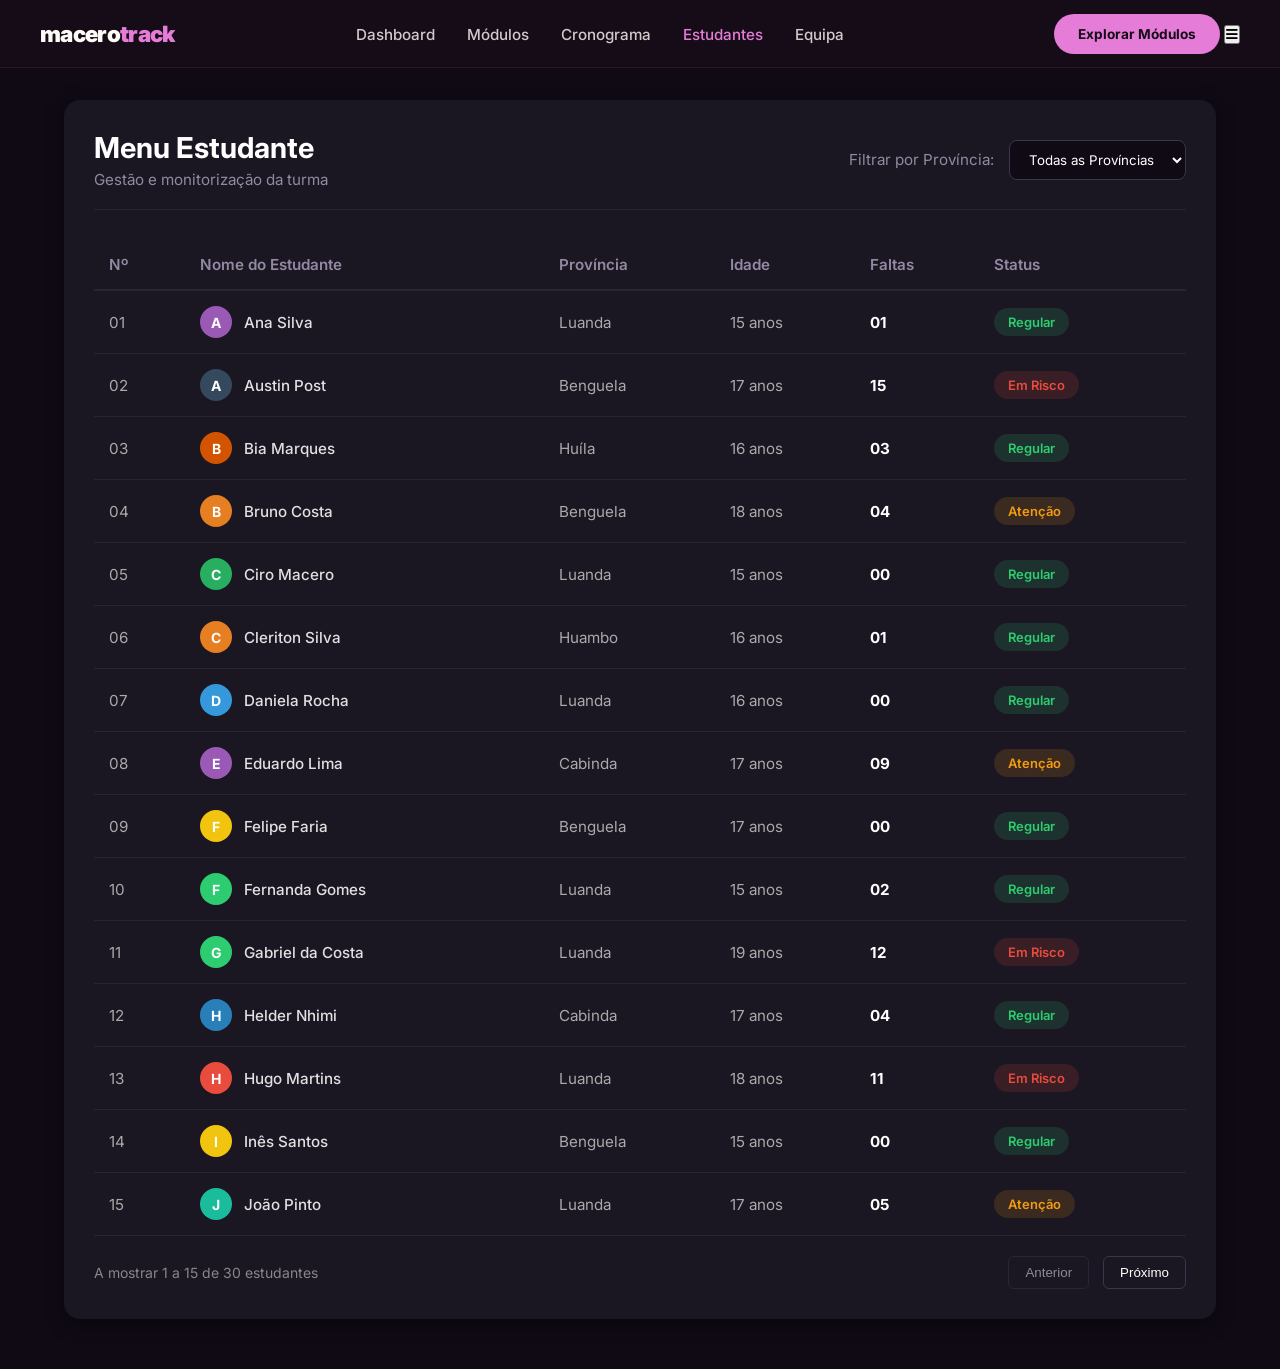
<file: estudantes.html>
<!DOCTYPE html>
<html lang="pt-PT">
<head>
    <meta charset="UTF-8">
    <meta name="viewport" content="width=device-width, initial-scale=1.0">
    <title>Macerotrack - Estudantes</title>
    
    <link href="https://fonts.googleapis.com/css2?family=Inter:wght@400;500;600;700;900&display=swap" rel="stylesheet">
    <link rel="stylesheet" href="https://cdnjs.cloudflare.com/ajax/libs/font-awesome/6.4.0/css/all.min.css">
    
    <link rel="stylesheet" href="style.css">
</head>
<body>

    <header class="navbar-toggl">
        <div class="nav-container">
            <div class="logo">macero<span>track</span></div>
            
            <nav class="nav-menu" aria-label="Navegação Principal">
                <a href="index.html#dashboard">Dashboard</a>
                <a href="index.html#modulos">Módulos</a>
                <a href="index.html#cronograma">Cronograma</a>
                <a href="estudantes.html" style="color: var(--accent-pink); opacity: 1;">Estudantes</a>
                <a href="index.html#equipa">Equipa</a>
            </nav>
            
            <div class="nav-right">
                <a href="index.html#modulos" class="btn-toggl-rosa">Explorar Módulos</a>
                <button class="menu-mobile-toggle" aria-label="Abrir menu de navegação" aria-expanded="false">
                    <i class="fas fa-bars"></i>
                </button>
            </div>
        </div>
    </header>

    <main class="estudantes-main">
        <div class="estudantes-container">
            
            <div class="estudantes-header">
                <div>
                    <h2 class="titulo-seccao">Menu Estudante</h2>
                    <p class="subtitulo">Gestão e monitorização da turma</p>
                </div>
                <div class="filtro-provincia">
                    <label for="filtro">Filtrar por Província:</label>
                    <select id="filtro" class="select-dark">
                        <option value="todas">Todas as Províncias</option>
                        <option value="luanda">Luanda</option>
                        <option value="benguela">Benguela</option>
                        <option value="huambo">Huambo</option>
                        <option value="huila">Huíla</option>
                    </select>
                </div>
            </div>

            <div class="tabela-wrapper">
                <table class="tabela-estudantes" style="width: 100%; text-align: left; border-collapse: collapse;">
                    <thead>
                        <tr style="border-bottom: 1px solid #333; color: #888;">
                            <th style="padding: 15px;">Nº</th>
                            <th>Nome do Estudante</th>
                            <th>Província</th>
                            <th>Idade</th>
                            <th>Faltas</th>
                            <th>Status</th>
                        </tr>
                    </thead>
                    <tbody>
                        <tr style="border-bottom: 1px solid #222;">
                            <td style="padding: 15px; color: #aaa;">01</td>
                            <td>
                                <div class="aluno-info">
                                    <span class="avatar" style="background-color: #9b59b6;">A</span>
                                    Ana Silva
                                </div>
                            </td>
                            <td style="color: #aaa;">Luanda</td>
                            <td style="color: #aaa;">15 anos</td>
                            <td style="color: #fff; font-weight: bold;">01</td>
                            <td><span class="status-badge status-regular">Regular</span></td>
                        </tr>

                        <tr style="border-bottom: 1px solid #222;">
                            <td style="padding: 15px; color: #aaa;">02</td>
                            <td>
                                <div class="aluno-info">
                                    <span class="avatar" style="background-color: #34495e;">A</span>
                                    Austin Post
                                </div>
                            </td>
                            <td style="color: #aaa;">Benguela</td>
                            <td style="color: #aaa;">17 anos</td>
                            <td style="color: #fff; font-weight: bold;">15</td>
                            <td><span class="status-badge status-risco">Em Risco</span></td>
                        </tr>

                        <tr style="border-bottom: 1px solid #222;">
                            <td style="padding: 15px; color: #aaa;">03</td>
                            <td>
                                <div class="aluno-info">
                                    <span class="avatar" style="background-color: #d35400;">B</span>
                                    Bia Marques
                                </div>
                            </td>
                            <td style="color: #aaa;">Huíla</td>
                            <td style="color: #aaa;">16 anos</td>
                            <td style="color: #fff; font-weight: bold;">03</td>
                            <td><span class="status-badge status-regular">Regular</span></td>
                        </tr>

                        <tr style="border-bottom: 1px solid #222;">
                            <td style="padding: 15px; color: #aaa;">04</td>
                            <td>
                                <div class="aluno-info">
                                    <span class="avatar" style="background-color: #e67e22;">B</span>
                                    Bruno Costa
                                </div>
                            </td>
                            <td style="color: #aaa;">Benguela</td>
                            <td style="color: #aaa;">18 anos</td>
                            <td style="color: #fff; font-weight: bold;">04</td>
                            <td><span class="status-badge status-atencao">Atenção</span></td>
                        </tr>

                        <tr style="border-bottom: 1px solid #222;">
                            <td style="padding: 15px; color: #aaa;">05</td>
                            <td>
                                <div class="aluno-info">
                                    <span class="avatar" style="background-color: #27ae60;">C</span>
                                    Ciro Macero
                                </div>
                            </td>
                            <td style="color: #aaa;">Luanda</td>
                            <td style="color: #aaa;">15 anos</td>
                            <td style="color: #fff; font-weight: bold;">00</td>
                            <td><span class="status-badge status-regular">Regular</span></td>
                        </tr>

                        <tr style="border-bottom: 1px solid #222;">
                            <td style="padding: 15px; color: #aaa;">06</td>
                            <td>
                                <div class="aluno-info">
                                    <span class="avatar" style="background-color: #e67e22;">C</span>
                                    Cleriton Silva
                                </div>
                            </td>
                            <td style="color: #aaa;">Huambo</td>
                            <td style="color: #aaa;">16 anos</td>
                            <td style="color: #fff; font-weight: bold;">01</td>
                            <td><span class="status-badge status-regular">Regular</span></td>
                        </tr>

                        <tr style="border-bottom: 1px solid #222;">
                            <td style="padding: 15px; color: #aaa;">07</td>
                            <td>
                                <div class="aluno-info">
                                    <span class="avatar" style="background-color: #3498db;">D</span>
                                    Daniela Rocha
                                </div>
                            </td>
                            <td style="color: #aaa;">Luanda</td>
                            <td style="color: #aaa;">16 anos</td>
                            <td style="color: #fff; font-weight: bold;">00</td>
                            <td><span class="status-badge status-regular">Regular</span></td>
                        </tr>

                        <tr style="border-bottom: 1px solid #222;">
                            <td style="padding: 15px; color: #aaa;">08</td>
                            <td>
                                <div class="aluno-info">
                                    <span class="avatar" style="background-color: #9b59b6;">E</span>
                                    Eduardo Lima
                                </div>
                            </td>
                            <td style="color: #aaa;">Cabinda</td>
                            <td style="color: #aaa;">17 anos</td>
                            <td style="color: #fff; font-weight: bold;">09</td>
                            <td><span class="status-badge status-atencao">Atenção</span></td>
                        </tr>

                        <tr style="border-bottom: 1px solid #222;">
                            <td style="padding: 15px; color: #aaa;">09</td>
                            <td>
                                <div class="aluno-info">
                                    <span class="avatar" style="background-color: #f1c40f;">F</span>
                                    Felipe Faria
                                </div>
                            </td>
                            <td style="color: #aaa;">Benguela</td>
                            <td style="color: #aaa;">17 anos</td>
                            <td style="color: #fff; font-weight: bold;">00</td>
                            <td><span class="status-badge status-regular">Regular</span></td>
                        </tr>

                        <tr style="border-bottom: 1px solid #222;">
                            <td style="padding: 15px; color: #aaa;">10</td>
                            <td>
                                <div class="aluno-info">
                                    <span class="avatar" style="background-color: #2ecc71;">F</span>
                                    Fernanda Gomes
                                </div>
                            </td>
                            <td style="color: #aaa;">Luanda</td>
                            <td style="color: #aaa;">15 anos</td>
                            <td style="color: #fff; font-weight: bold;">02</td>
                            <td><span class="status-badge status-regular">Regular</span></td>
                        </tr>

                        <tr style="border-bottom: 1px solid #222;">
                            <td style="padding: 15px; color: #aaa;">11</td>
                            <td>
                                <div class="aluno-info">
                                    <span class="avatar" style="background-color: #2ecc71;">G</span>
                                    Gabriel da Costa
                                </div>
                            </td>
                            <td style="color: #aaa;">Luanda</td>
                            <td style="color: #aaa;">19 anos</td>
                            <td style="color: #fff; font-weight: bold;">12</td>
                            <td><span class="status-badge status-risco">Em Risco</span></td>
                        </tr>

                        <tr style="border-bottom: 1px solid #222;">
                            <td style="padding: 15px; color: #aaa;">12</td>
                            <td>
                                <div class="aluno-info">
                                    <span class="avatar" style="background-color: #2980b9;">H</span>
                                    Helder Nhimi
                                </div>
                            </td>
                            <td style="color: #aaa;">Cabinda</td>
                            <td style="color: #aaa;">17 anos</td>
                            <td style="color: #fff; font-weight: bold;">04</td>
                            <td><span class="status-badge status-regular">Regular</span></td>
                        </tr>

                        <tr style="border-bottom: 1px solid #222;">
                            <td style="padding: 15px; color: #aaa;">13</td>
                            <td>
                                <div class="aluno-info">
                                    <span class="avatar" style="background-color: #e74c3c;">H</span>
                                    Hugo Martins
                                </div>
                            </td>
                            <td style="color: #aaa;">Luanda</td>
                            <td style="color: #aaa;">18 anos</td>
                            <td style="color: #fff; font-weight: bold;">11</td>
                            <td><span class="status-badge status-risco">Em Risco</span></td>
                        </tr>

                        <tr style="border-bottom: 1px solid #222;">
                            <td style="padding: 15px; color: #aaa;">14</td>
                            <td>
                                <div class="aluno-info">
                                    <span class="avatar" style="background-color: #f1c40f;">I</span>
                                    Inês Santos
                                </div>
                            </td>
                            <td style="color: #aaa;">Benguela</td>
                            <td style="color: #aaa;">15 anos</td>
                            <td style="color: #fff; font-weight: bold;">00</td>
                            <td><span class="status-badge status-regular">Regular</span></td>
                        </tr>

                        <tr style="border-bottom: 1px solid #222;">
                            <td style="padding: 15px; color: #aaa;">15</td>
                            <td>
                                <div class="aluno-info">
                                    <span class="avatar" style="background-color: #1abc9c;">J</span>
                                    João Pinto
                                </div>
                            </td>
                            <td style="color: #aaa;">Luanda</td>
                            <td style="color: #aaa;">17 anos</td>
                            <td style="color: #fff; font-weight: bold;">05</td>
                            <td><span class="status-badge status-atencao">Atenção</span></td>
                        </tr>

                        <tr style="border-bottom: 1px solid #222;">
                            <td style="padding: 15px; color: #aaa;">16</td>
                            <td>
                                <div class="aluno-info">
                                    <span class="avatar" style="background-color: #95a5a6;">J</span>
                                    Jordan Carter
                                </div>
                            </td>
                            <td style="color: #aaa;">Luanda</td>
                            <td style="color: #aaa;">17 anos</td>
                            <td style="color: #fff; font-weight: bold;">10</td>
                            <td><span class="status-badge status-risco">Em Risco</span></td>
                        </tr>

                        <tr style="border-bottom: 1px solid #222;">
                            <td style="padding: 15px; color: #aaa;">17</td>
                            <td>
                                <div class="aluno-info">
                                    <span class="avatar" style="background-color: #34495e;">K</span>
                                    Kátia Almeida
                                </div>
                            </td>
                            <td style="color: #aaa;">Huíla</td>
                            <td style="color: #aaa;">16 anos</td>
                            <td style="color: #fff; font-weight: bold;">03</td>
                            <td><span class="status-badge status-regular">Regular</span></td>
                        </tr>

                        <tr style="border-bottom: 1px solid #222;">
                            <td style="padding: 15px; color: #aaa;">18</td>
                            <td>
                                <div class="aluno-info">
                                    <span class="avatar" style="background-color: #e67e22;">L</span>
                                    Lucas Neves
                                </div>
                            </td>
                            <td style="color: #aaa;">Huambo</td>
                            <td style="color: #aaa;">19 anos</td>
                            <td style="color: #fff; font-weight: bold;">14</td>
                            <td><span class="status-badge status-risco">Em Risco</span></td>
                        </tr>

                        <tr style="border-bottom: 1px solid #222;">
                            <td style="padding: 15px; color: #aaa;">19</td>
                            <td>
                                <div class="aluno-info">
                                    <span class="avatar" style="background-color: #1abc9c;">M</span>
                                    Marcos Albano
                                </div>
                            </td>
                            <td style="color: #aaa;">Namibe</td>
                            <td style="color: #aaa;">18 anos</td>
                            <td style="color: #fff; font-weight: bold;">08</td>
                            <td><span class="status-badge status-atencao">Atenção</span></td>
                        </tr>

                        <tr style="border-bottom: 1px solid #222;">
                            <td style="padding: 15px; color: #aaa;">20</td>
                            <td>
                                <div class="aluno-info">
                                    <span class="avatar" style="background-color: #9b59b6;">M</span>
                                    Matheus Aguiar
                                </div>
                            </td>
                            <td style="color: #aaa;">Luanda</td>
                            <td style="color: #aaa;">17 anos</td>
                            <td style="color: #fff; font-weight: bold;">02</td>
                            <td><span class="status-badge status-regular">Regular</span></td>
                        </tr>

                        <tr style="border-bottom: 1px solid #222;">
                            <td style="padding: 15px; color: #aaa;">21</td>
                            <td>
                                <div class="aluno-info">
                                    <span class="avatar" style="background-color: #8e44ad;">M</span>
                                    Moises Baptista
                                </div>
                            </td>
                            <td style="color: #aaa;">Lunda Sul</td>
                            <td style="color: #aaa;">16 anos</td>
                            <td style="color: #fff; font-weight: bold;">07</td>
                            <td><span class="status-badge status-atencao">Atenção</span></td>
                        </tr>

                        <tr style="border-bottom: 1px solid #222;">
                            <td style="padding: 15px; color: #aaa;">22</td>
                            <td>
                                <div class="aluno-info">
                                    <span class="avatar" style="background-color: #d35400;">N</span>
                                    Nádia Sousa
                                </div>
                            </td>
                            <td style="color: #aaa;">Luanda</td>
                            <td style="color: #aaa;">17 anos</td>
                            <td style="color: #fff; font-weight: bold;">01</td>
                            <td><span class="status-badge status-regular">Regular</span></td>
                        </tr>

                        <tr style="border-bottom: 1px solid #222;">
                            <td style="padding: 15px; color: #aaa;">23</td>
                            <td>
                                <div class="aluno-info">
                                    <span class="avatar" style="background-color: #2980b9;">P</span>
                                    Paulo Castro
                                </div>
                            </td>
                            <td style="color: #aaa;">Bié</td>
                            <td style="color: #aaa;">18 anos</td>
                            <td style="color: #fff; font-weight: bold;">06</td>
                            <td><span class="status-badge status-atencao">Atenção</span></td>
                        </tr>

                        <tr style="border-bottom: 1px solid #222;">
                            <td style="padding: 15px; color: #aaa;">24</td>
                            <td>
                                <div class="aluno-info">
                                    <span class="avatar" style="background-color: #95a5a6;">R</span>
                                    Rita Fernandes
                                </div>
                            </td>
                            <td style="color: #aaa;">Benguela</td>
                            <td style="color: #aaa;">16 anos</td>
                            <td style="color: #fff; font-weight: bold;">02</td>
                            <td><span class="status-badge status-regular">Regular</span></td>
                        </tr>

                        <tr style="border-bottom: 1px solid #222;">
                            <td style="padding: 15px; color: #aaa;">25</td>
                            <td>
                                <div class="aluno-info">
                                    <span class="avatar" style="background-color: #e74c3c;">R</span>
                                    Ryan Vitalino
                                </div>
                            </td>
                            <td style="color: #aaa;">Malanje</td>
                            <td style="color: #aaa;">16 anos</td>
                            <td style="color: #fff; font-weight: bold;">05</td>
                            <td><span class="status-badge status-atencao">Atenção</span></td>
                        </tr>

                        <tr style="border-bottom: 1px solid #222;">
                            <td style="padding: 15px; color: #aaa;">26</td>
                            <td>
                                <div class="aluno-info">
                                    <span class="avatar" style="background-color: #c0392b;">S</span>
                                    Sadrack Gomes
                                </div>
                            </td>
                            <td style="color: #aaa;">Lubango</td>
                            <td style="color: #aaa;">16 anos</td>
                            <td style="color: #fff; font-weight: bold;">01</td>
                            <td><span class="status-badge status-regular">Regular</span></td>
                        </tr>

                        <tr style="border-bottom: 1px solid #222;">
                            <td style="padding: 15px; color: #aaa;">27</td>
                            <td>
                                <div class="aluno-info">
                                    <span class="avatar" style="background-color: #1abc9c;">T</span>
                                    Tiago Mendes
                                </div>
                            </td>
                            <td style="color: #aaa;">Luanda</td>
                            <td style="color: #aaa;">17 anos</td>
                            <td style="color: #fff; font-weight: bold;">00</td>
                            <td><span class="status-badge status-regular">Regular</span></td>
                        </tr>

                        <tr style="border-bottom: 1px solid #222;">
                            <td style="padding: 15px; color: #aaa;">28</td>
                            <td>
                                <div class="aluno-info">
                                    <span class="avatar" style="background-color: #3498db;">V</span>
                                    Vinicius de Lima
                                </div>
                            </td>
                            <td style="color: #aaa;">Luanda</td>
                            <td style="color: #aaa;">18 anos</td>
                            <td style="color: #fff; font-weight: bold;">06</td>
                            <td><span class="status-badge status-atencao">Atenção</span></td>
                        </tr>

                        <tr style="border-bottom: 1px solid #222;">
                            <td style="padding: 15px; color: #aaa;">29</td>
                            <td>
                                <div class="aluno-info">
                                    <span class="avatar" style="background-color: #f39c12;">Y</span>
                                    Yara Domingos
                                </div>
                            </td>
                            <td style="color: #aaa;">Malanje</td>
                            <td style="color: #aaa;">15 anos</td>
                            <td style="color: #fff; font-weight: bold;">08</td>
                            <td><span class="status-badge status-atencao">Atenção</span></td>
                        </tr>

                        <tr style="border-bottom: 1px solid #222;">
                            <td style="padding: 15px; color: #aaa;">30</td>
                            <td>
                                <div class="aluno-info">
                                    <span class="avatar" style="background-color: #8e44ad;">Z</span>
                                    Zacarias Paulo
                                </div>
                            </td>
                            <td style="color: #aaa;">Luanda</td>
                            <td style="color: #aaa;">17 anos</td>
                            <td style="color: #fff; font-weight: bold;">00</td>
                            <td><span class="status-badge status-regular">Regular</span></td>
                        </tr>
                    </tbody>
                </table>
                <div style="display: flex; justify-content: space-between; align-items: center; margin-top: 20px;">
    <span id="texto-paginacao" style="color: #888; font-size: 14px;">A mostrar 1 a 15 de 30 estudantes</span>
    
    <div>
        <button id="btn-anterior" class="btn-pag" style="margin-right: 10px;">Anterior</button>
        <button id="btn-proximo" class="btn-pag">Próximo</button>
    </div>
</div>
                </div>
            </div>
            
        </div>
    </main>

    <script src="script.js"></script>
</body>
</html>
</file>
<file: style.css>
/* ==========================================================================
   VARIÁVEIS GLOBAIS (ROOT) - Otimização para fácil manutenção
   ========================================================================== */
:root {
    /* Paleta de Cores Principais */
    --bg-main: #160c18;
    --bg-dark: #120914;
    --bg-card: #221425;
    --bg-light: #fffbf7;
    
    /* Cores de Texto */
    --text-light: #fffbf7;
    --text-muted: #a0aec0;
    --text-dark: #2c1338;
    --text-dark-muted: #55415f;
    --text-gray: #718096;

    /* Cores de Destaque (Accent) */
    --accent-pink: #e57cd8;
    --accent-pink-hover: #f39be8;
    --accent-rose: #ff4a85;
    --accent-rose-hover: #e03e72;
    --accent-green: #27c93f;
    --accent-amber: #ffbd2e;
    --accent-purple: #bc95df;
    --accent-red: #ff5f56;

    /* Configurações Gerais */
    --font-main: 'Inter', sans-serif;
    --transition-fast: 0.2s ease;
    --transition-smooth: 0.4s cubic-bezier(0.165, 0.84, 0.44, 1);
}

/* ==========================================================================
   RESET & CONFIGURAÇÕES GLOBAIS
   ========================================================================== */
* {
    margin: 0;
    padding: 0;
    box-sizing: border-box;
}

body {
    background-color: var(--bg-main);
    color: var(--text-light);
    font-family: var(--font-main);
    overflow-x: hidden;
    scroll-behavior: smooth;
}

/* ==========================================================================
   NAVBAR
   ========================================================================== */
.navbar-toggl {
    position: fixed;
    top: 0;
    left: 0;
    width: 100%;
    background-color: var(--bg-main);
    border-bottom: 1px solid rgba(255, 251, 247, 0.05);
    z-index: 1000;
    padding: 20px 40px;
}

.nav-container {
    max-width: 1300px;
    margin: 0 auto;
    display: flex;
    justify-content: space-between;
    align-items: center;
}

.logo {
    font-size: 1.4rem;
    font-weight: 900;
    letter-spacing: -0.03em;
}

.logo span { 
    color: var(--accent-pink); 
}

.nav-menu a {
    color: var(--text-light);
    text-decoration: none;
    font-size: 0.95rem;
    font-weight: 500;
    margin-right: 28px;
    opacity: 0.8;
    transition: opacity var(--transition-fast), color var(--transition-fast);
}

.nav-menu a:hover { 
    opacity: 1; 
    color: var(--accent-pink); 
}

.btn-toggl-rosa {
    background-color: var(--accent-pink);
    color: var(--bg-main);
    text-decoration: none;
    font-weight: 700;
    font-size: 0.85rem;
    padding: 12px 24px;
    border-radius: 50px;
    transition: transform var(--transition-fast), background-color var(--transition-fast);
}

.btn-toggl-rosa:hover { 
    transform: scale(1.05); 
    background-color: var(--accent-pink-hover);
}

/* ==========================================================================
   HERO PRINCIPAL (BOAS-VINDAS)
   ========================================================================== */
.hero-section {
    padding: 160px 24px 60px 24px;
    display: flex;
    flex-direction: column;
    align-items: center;
    text-align: center;
}

.hero-text-container {
    padding: 60px 20px 40px 20px;
    max-width: 900px;
    margin: 0 auto;
}

.hero-title {
    font-size: 3.5rem;
    font-weight: 900;
    line-height: 1.1;
    letter-spacing: -0.04em;
    margin-bottom: 24px;
}

.hero-title span { 
    font-style: italic; 
    color: var(--accent-pink); 
    font-weight: 400; 
}

.hero-about-box {
    margin-bottom: 30px;
}

.hero-subtitle, .hero-description { 
    font-size: 1.1rem; 
    color: var(--text-muted); 
    max-width: 800px; 
    margin: 0 auto 15px auto; 
    line-height: 1.6; 
}

/* BOTOÕES DO HERO */
.hero-buttons-row {
    display: block;
    text-align: center;
    margin-top: 25px;
    margin-bottom: 50px;
}

.btn-primary, .btn-secondary {
    display: inline-block;
    padding: 12px 28px;
    border-radius: 30px;
    text-decoration: none;
    font-weight: bold;
    font-size: 1rem;
    margin: 0 10px;
    transition: all var(--transition-fast);
}

.btn-primary {
    background-color: var(--accent-rose);
    color: var(--text-light);
}

.btn-primary:hover {
    background-color: var(--accent-rose-hover);
}

.btn-secondary {
    background-color: transparent;
    color: var(--text-light);
    border: 2px solid var(--accent-rose);
}

.btn-secondary:hover {
    background-color: rgba(213, 74, 133, 0.1);
}

/* ==========================================================================
   SEÇÃO MASTER: WORKSPACE TOGGL TRACK
   ========================================================================== */
.toggl-layout-wrapper {
    display: flex;
    width: 100%;
    max-width: 1300px;
    gap: 30px;
    justify-content: center;
    align-items: stretch;
}

/* --- COLUNAS LATERAIS (ESQUERDA E DIREITA) --- */
.toggl-side-left, .toggl-side-right {
    flex: 1;
    display: flex;
    flex-direction: column;
    align-items: center;
    justify-content: center;
    background: rgba(255, 255, 255, 0.02);
    border-radius: 16px;
    padding: 30px;
    border: 1px solid rgba(255, 251, 247, 0.03);
    max-width: 280px;
}

/* --- INTEGRAÇÕES & ÓRBITAS --- */
.integrations-dashed-box {
    width: 160px;
    height: 160px;
    border: 2px dashed rgba(255, 251, 247, 0.2);
    border-radius: 50%;
    position: relative;
    display: flex;
    align-items: center;
    justify-content: center;
    margin-bottom: 25px;
    animation: spinOrbit 40s linear infinite;
}

.power-button-circle {
    width: 60px;
    height: 60px;
    background: var(--accent-pink);
    border-radius: 50%;
    display: flex;
    align-items: center;
    justify-content: center;
    box-shadow: 0 0 20px rgba(229, 124, 216, 0.4);
    animation: stopSpin 40s linear infinite;
}

.power-icon {
    font-size: 1.6rem;
    color: var(--bg-main);
    font-weight: bold;
}

.icon-orbit {
    position: absolute;
    width: 34px;
    height: 34px;
    background: var(--bg-card);
    border: 1px solid rgba(255, 251, 247, 0.1);
    border-radius: 50%;
    display: flex;
    align-items: center;
    justify-content: center;
    font-size: 0.95rem;
    animation: stopSpin 40s linear infinite;
}

.io-1 { top: -17px; left: calc(50% - 17px); color: #f0db4f; }
.io-2 { right: -17px; top: calc(50% - 17px); color: #fff; }
.io-3 { bottom: -17px; left: calc(50% - 17px); color: #e34f26; }
.io-4 { left: -17px; top: calc(50% - 17px); color: #306998; }
.io-5 { top: 25px; right: 10px; color: #007acc; }
.io-6 { bottom: 25px; left: 10px; color: #264de4; }

@keyframes spinOrbit { from { transform: rotate(0deg); } to { transform: rotate(360deg); } }
@keyframes stopSpin { from { transform: rotate(0deg); } to { transform: rotate(-360deg); } }

.integrations-text { text-align: center; }
.integrations-text h3 { font-size: 2rem; font-weight: 900; }
.integrations-text p {
    font-size: 0.75rem;
    font-weight: 700;
    letter-spacing: 0.1em;
    color: var(--accent-pink);
    margin-top: 2px;
}

/* --- COLUNA CENTRAL: CARTÕES PREMIUM --- */
.toggl-center-cards {
    display: flex;
    flex-direction: row;
    justify-content: center;
    align-items: stretch;
    gap: 20px;
    flex: 3;
    min-width: 0;
    max-width: 960px;
    margin: 0 auto;
}

.toggl-white-card {
    flex: 1;
    min-width: 0;
    background-color: var(--bg-main);
    border-radius: 12px;
    border: 1px solid rgba(255, 255, 255, 0.05);
    box-shadow: 0 15px 35px rgba(0, 0, 0, 0.4);
}

.card-inner-padding {
    padding: 30px;
    display: flex;
    flex-direction: column;
    justify-content: space-between;
    height: 100%;
}

.toggl-card-title {
    font-size: 0.85rem;
    font-weight: 800;
    text-transform: uppercase;
    letter-spacing: 0.08em;
    opacity: 0.6;
    margin-bottom: 25px;
}

/* Gráfico de Barras */
.toggl-bars-container {
    height: 180px;
    display: flex;
    align-items: flex-end;
    gap: 28px;
    border-bottom: 2px solid rgba(255, 255, 255, 0.08);
    padding-bottom: 10px;
}

.toggl-bar-column {
    flex: 1;
    display: flex;
    flex-direction: column;
    justify-content: flex-end;
    height: 100%;
    position: relative;
    align-items: center;
}

.bar-fill {
    width: 100%;
    height: var(--bar-h);
    border-radius: 6px 6px 0 0;
    transition: transform var(--transition-fast), opacity var(--transition-fast);
}

.bar-fill:hover {
    opacity: 0.85;
    transform: scaleY(1.02);
}

.bar-name {
    font-size: 0.8rem;
    font-weight: 700;
    opacity: 0.7;
    margin-top: 8px;
    position: absolute;
    bottom: -25px;
}

/* Paleta do Gráfico */
.bg-tlp, .bg-pink { background-color: var(--accent-pink); }
.bg-tic, .bg-green { background-color: var(--accent-green); }
.bg-mat, .bg-amber { background-color: var(--accent-amber); }
.bg-port, .bg-purple { background-color: var(--accent-purple); }

/* Sumário de Atividade */
.toggl-card-footer-row {
    display: flex;
    align-items: center;
    background: rgba(255, 255, 255, 0.03);
    padding: 14px 16px;
    border-radius: 8px;
    font-size: 0.88rem;
    border-left: 4px solid var(--accent-pink);
    margin-top: 40px;
    gap: 8px;
    width: 100%;
}

.footer-dot-pink {
    width: 8px;
    height: 8px;
    background-color: var(--accent-pink);
    border-radius: 50%;
    margin-right: 4px;
    flex-shrink: 0;
}

.footer-project-txt {
    flex: 1;
    font-weight: 600;
    white-space: nowrap;
    overflow: hidden;
    text-overflow: ellipsis;
}

.footer-timer-txt {
    font-weight: 700;
    color: var(--accent-pink);
    flex-shrink: 0;
}

/* Top Active Bar */
.toggl-active-top-bar {
    border-bottom: 1px solid rgba(255, 255, 255, 0.06);
    padding-bottom: 20px;
    margin-bottom: 20px;
}

.top-bar-label, .table-grid-header {
    font-size: 0.75rem;
    font-weight: 700;
    opacity: 0.5;
    letter-spacing: 0.05em;
}

.top-bar-label {
    display: block;
    margin-bottom: 12px;
}

.top-users-flex {
    display: flex;
    gap: 12px;
    flex-wrap: wrap;
}

.user-pill {
    display: flex;
    align-items: center;
    gap: 8px;
    background: rgba(255, 255, 255, 0.04);
    padding: 6px 12px;
    border-radius: 50px;
    font-size: 0.85rem;
    font-weight: 600;
}

.pill-av, .row-av {
    border-radius: 50%;
    display: flex;
    align-items: center;
    justify-content: center;
    color: var(--bg-main);
    font-weight: 700;
}

.pill-av { width: 20px; height: 20px; font-size: 0.7rem; }
.row-av { width: 24px; height: 24px; font-size: 0.75rem; flex-shrink: 0; }
.pill-time { opacity: 0.5; font-weight: 400; margin-left: 4px; }

/* Tabela em Grid */
.toggl-grid-table {
    display: flex;
    flex-direction: column;
    width: 100%;
}

.table-grid-header, .table-grid-row {
    display: grid;
    grid-template-columns: 100px 1fr 65px;
    gap: 12px;
    align-items: center;
    width: 100%;
}

.table-grid-header {
    padding-bottom: 10px;
    border-bottom: 1px solid rgba(255, 255, 255, 0.06);
}

.table-grid-header div { white-space: nowrap; }

.table-grid-body {
    display: flex;
    flex-direction: column;
}

.table-grid-row {
    padding: 14px 0;
    border-bottom: 1px solid rgba(255, 255, 255, 0.04);
    font-size: 0.88rem;
}

.row-active-now {
    background: rgba(39, 201, 63, 0.05);
    margin: 0 -15px;
    padding: 14px 15px;
    border-radius: 4px;
    border-bottom: none;
}

.cell-member {
    display: flex;
    align-items: center;
    gap: 10px;
    min-width: 0;
}

.name-bold, .cell-desc {
    white-space: nowrap;
    overflow: hidden;
    text-overflow: ellipsis;
}

.name-bold { font-weight: 700; }
.cell-desc { opacity: 0.7; }

.cell-time {
    text-align: right;
    font-weight: 600;
    display: flex;
    align-items: center;
    justify-content: flex-end;
    gap: 6px;
    white-space: nowrap;
}

.pulse-green-dot {
    width: 8px;
    height: 8px;
    background-color: var(--accent-green);
    border-radius: 50%;
    box-shadow: 0 0 8px var(--accent-green);
    animation: pulseGreen 2s infinite;
}

@keyframes pulseGreen {
    0% { transform: scale(0.95); box-shadow: 0 0 0 0 rgba(39, 201, 63, 0.7); }
    70% { transform: scale(1); box-shadow: 0 0 0 6px rgba(39, 201, 63, 0); }
    100% { transform: scale(0.95); box-shadow: 0 0 0 0 rgba(39, 201, 63, 0); }
}

/* --- COLUNA DIREITA: COMPOSIÇÃO DE DISPOSITIVOS --- */
.texto-plataformas {
    position: absolute;
    top: 25px;
    left: 25px;
    right: 25px;
    pointer-events: none;
    z-index: 10;
}

.texto-plataformas h4 {
    color: var(--text-gray);
    font-size: 0.85rem;
    letter-spacing: 0.05em;
    font-weight: bold;
    margin: 0 0 8px 0;
    text-transform: uppercase;
    text-align: left;
    line-height: 1.2;
}

.texto-plataformas p {
    color: var(--text-muted);
    font-size: 0.8rem;
    line-height: 1.4;
    margin: 0;
    text-align: left;
}

.vector-illustration-container {
    display: flex;
    flex-direction: column;
    align-items: center;
    width: 100%;
    position: relative;
}

.v-phone-wrapper {
    width: 52px;
    height: 100px;
    background: var(--bg-card);
    border: 2px solid rgba(255, 251, 247, 0.2);
    border-radius: 10px;
    position: absolute;
    top: -25px;
    left: 5px;
    z-index: 2;
    padding: 5px;
    display: flex;
    flex-direction: column;
    justify-content: flex-end;
    align-items: center;
    box-shadow: 0 10px 25px rgba(0,0,0,0.4);
}

.v-phone-screen { width: 100%; height: 78px; background: var(--accent-pink); border-radius: 5px; }
.v-phone-button { width: 14px; height: 2px; background: rgba(255,251,247,0.2); margin-top: 4px; border-radius: 2px; }

.v-connect-line {
    width: 80px;
    height: 2px;
    border-top: 2px dashed rgba(255, 251, 247, 0.15);
    position: absolute;
    top: 35px;
    right: 35px;
    transform: rotate(-15deg);
}

.v-laptop-wrapper {
    width: 150px;
    display: flex;
    flex-direction: column;
    align-items: center;
    margin-top: 45px;
}

.v-laptop-screen {
    width: 130px;
    height: 82px;
    background: var(--bg-card);
    border: 3px solid rgba(255, 251, 247, 0.2);
    border-bottom: none;
    border-radius: 8px 8px 0 0;
    display: flex;
    align-items: center;
    justify-content: center;
}

.v-laptop-logo { width: 12px; height: 12px; background: var(--bg-light); opacity: 0.15; border-radius: 50%; }
.v-laptop-base { width: 160px; height: 6px; background: rgba(255, 251, 247, 0.3); border-radius: 0 0 6px 6px; }
.v-hands-typing { display: flex; justify-content: space-between; width: 55px; margin-top: 6px; opacity: 0.25; }
.v-hand-l, .v-hand-r { width: 16px; height: 5px; background: var(--bg-light); border-radius: 3px; }

/* Barra inferior de marcas */
.toggl-brands-footer {
    width: 100%;
    max-width: 1300px;
    border-top: 1px solid rgba(255, 251, 247, 0.05);
    margin-top: 60px;
    padding-top: 30px;
}

.brands-inner-flex {
    display: flex;
    justify-content: center;
    align-items: center;
    max-width: 900px;
    margin: 0 auto;
    flex-wrap: wrap;
    gap: 50px;
}

.brand-item-logo i {
    font-size: 32px;
    color: rgba(255, 255, 255, 0.25); 
    transition: color 0.3s ease, transform var(--transition-fast);
}

.brand-item-logo i:hover { 
    color: var(--accent-pink); 
    transform: scale(1.08);
}

/* ==========================================================================
   MÓDULOS TÉCNICOS
   ========================================================================== */
.modulos-cards-section {
    padding: 100px 40px;
    background-color: var(--bg-light);
    color: var(--text-dark);
    display: flex;
    flex-direction: column;
    align-items: center;
}

.modulos-cards-section .section-header {
    text-align: center;
    max-width: 650px;
    margin-bottom: 50px;
}

.modulos-cards-section .section-header h2 {
    font-size: 2.4rem;
    font-weight: 900;
    margin-bottom: 14px;
    letter-spacing: -0.02em;
}

.modulos-cards-section .section-header p {
    opacity: 0.7;
    font-size: 1.05rem;
    line-height: 1.5;
}

.cards-modulos-container {
    display: flex;
    width: 100%;
    max-width: 1200px;
    gap: 30px;
    justify-content: center;
    flex-wrap: wrap;
}

.card-modulo {
    flex: 1;
    min-width: 300px;
    max-width: 360px;
    padding: 35px 25px;
    border-radius: 16px;
    display: flex;
    flex-direction: column;
    justify-content: space-between;
    box-shadow: 0 4px 20px rgba(44, 19, 56, 0.02);
    position: relative;
    z-index: 1;
    transition: transform var(--transition-smooth), box-shadow var(--transition-smooth);
}

.card-modulo:hover {
    transform: translateY(-12px) scale(1.02);
    box-shadow: 0 22px 40px rgba(44, 19, 56, 0.1);
    z-index: 5;
}

.style-rosa { background-color: #fff0eb; }
.style-amarelo { background-color: #fff9e6; }
.style-lilas { background-color: #f7effa; }

.card-top-num {
    font-size: 2.2rem;
    font-weight: 900;
    color: var(--text-dark);
    margin-bottom: 12px;
    text-align: center;
}

.card-headline {
    font-size: 1.2rem;
    font-weight: 800;
    text-align: center;
    color: var(--text-dark);
    margin-bottom: 20px;
    min-height: 40px;
}

.card-img-wrapper {
    width: 100%;
    height: 160px;
    border-radius: 12px;
    overflow: hidden;
    margin-bottom: 22px;
    border: 1px solid rgba(44, 19, 56, 0.05);
}

.card-img-wrapper img {
    width: 100%;
    height: 100%;
    object-fit: cover;
}

.card-desc-text {
    font-size: 0.95rem;
    line-height: 1.6;
    color: var(--text-dark-muted);
    text-align: left;
    margin-bottom: 25px;
}

.card-footer-toggl-style {
    display: flex;
    justify-content: space-between;
    align-items: center;
    border-top: 1px solid rgba(44, 19, 56, 0.08);
    padding-top: 20px;
    margin-top: 10px;
}

.footer-logo-brand {
    height: 26px;
    display: flex;
    align-items: center;
}

.footer-logo-brand img {
    height: 100%;
    width: auto;
}

.footer-badge-text {
    font-size: 0.82rem;
    font-weight: 700;
    color: var(--text-dark);
    letter-spacing: 0.3px;
    display: block;
    padding: 2px 8px;
    transform-origin: bottom left;
    transition: transform var(--transition-smooth);
}

.card-modulo:hover .footer-badge-text {
    transform: skewX(-12px) rotate(2deg);
}

.footer-badge-text span {
    margin-left: 6px;
    font-size: 0.9rem;
    display: inline-block;
    transition: transform 0.3s ease;
}

.card-modulo:hover .footer-badge-text span {
    transform: translateX(6px) rotate(-2deg);
}

/* ==========================================================================
   CRONOGRAMA DE HORÁRIOS TÉCNICOS
   ========================================================================== */
.cronograma-section {
    padding: 100px 40px;
    background-color: var(--bg-main);
    display: flex;
    flex-direction: column;
    align-items: center;
}

.calendar-container {
    width: 100%;
    max-width: 1200px;
    display: grid;
    grid-template-columns: repeat(5, 1fr);
    gap: 16px;
    margin-top: 40px;
}

.calendar-day {
    background: var(--bg-card);
    border-radius: 12px;
    padding: 20px;
    border: 1px solid rgba(255, 251, 247, 0.05);
    min-height: 220px;
    display: flex;
    flex-direction: column;
    gap: 10px;
}

.day-name {
    font-size: 0.95rem;
    font-weight: 700;
    opacity: 0.5;
    padding-bottom: 8px;
    border-bottom: 1px solid rgba(255, 255, 255, 0.05);
    margin-bottom: 6px;
}

.calendar-event {
    padding: 12px;
    border-radius: 8px;
    font-size: 0.85rem;
    font-weight: 700;
    line-height: 1.2;
}

/* ==========================================================================
   CRONOGRAMA DE HORÁRIOS TÉCNICOS (ATUALIZADO)
   ========================================================================== */

/* Matérias de T.I. e Práticas */
.block-tlp { 
    background: rgba(229, 124, 216, 0.12); 
    color: var(--accent-pink); 
    border-left: 4px solid var(--accent-pink); 
}
.block-tic { 
    background: rgba(39, 201, 63, 0.12); 
    color: var(--accent-green); 
    border-left: 4px solid var(--accent-green); 
}
.block-electrotecnia { 
    background: rgba(227, 79, 38, 0.12); 
    color: #e34f26; /* Laranja Escuro/Ferrugem */
    border-left: 4px solid #e34f26; 
}

/* Ciências Exatas */
.block-matematica { 
    background: rgba(255, 95, 86, 0.12); 
    color: var(--accent-red); 
    border-left: 4px solid var(--accent-red); 
}
.block-fisica { 
    background: rgba(255, 189, 46, 0.12); 
    color: var(--accent-amber); 
    border-left: 4px solid var(--accent-amber); 
}
.block-quimica { 
    background: rgba(139, 92, 246, 0.12); 
    color: #8b5cf6; /* Índigo/Roxo Claro */
    border-left: 4px solid #8b5cf6; 
}

/* Linguagens e Humanas */
.block-portugues { 
    background: rgba(255, 74, 133, 0.12); 
    color: var(--accent-rose); 
    border-left: 4px solid var(--accent-rose); 
}
.block-ingles { 
    background: rgba(51, 181, 229, 0.12); 
    color: #33b5e5; /* Azul Claro/Ciano */
    border-left: 4px solid #33b5e5; 
}
.block-fai { 
    background: rgba(188, 149, 223, 0.12); 
    color: var(--accent-purple); 
    border-left: 4px solid var(--accent-purple); 
}

/* Gestão e Outros */
.block-empreendedorismo { 
    background: rgba(32, 201, 151, 0.12); 
    color: #20c997; /* Verde Água/Mint */
    border-left: 4px solid #20c997; 
}
.block-seac { 
    background: rgba(255, 95, 86, 0.12); /* Mesma cor base do Red, se decidires usar */
    color: var(--accent-red); 
    border-left: 4px solid var(--accent-red); 
}

/* Estudo Livre */
.block-free { 
    background: rgba(255, 255, 255, 0.04); 
    color: var(--text-light); 
    opacity: 0.4; 
    font-style: italic; 
    border-left: 4px solid rgba(255, 255, 255, 0.2); 
}

/* ==========================================================================
   DESENVOLVEDORES (EQUIPA)
   ========================================================================== */
.equipa-section {
    padding: 100px 40px;
    background: var(--bg-dark);
    display: flex;
    flex-direction: column;
    align-items: center;
}

.section-title-center {
    text-align: center;
    font-size: 2.5rem;
    font-weight: 900;
    margin-bottom: 50px;
    letter-spacing: -0.02em;
}

.cards-equipa-container {
    width: 100%;
    max-width: 1200px;
    display: grid;
    grid-template-columns: repeat(3, 1fr);
    gap: 24px;
}

.card-membro {
    background: var(--bg-main);
    border: 1px solid rgba(255, 251, 247, 0.05);
    padding: 40px 30px;
    border-radius: 16px;
    position: relative;
    transition: transform 0.3s, border-color 0.3s, box-shadow 0.3s;
}

.card-membro:hover {
    transform: translateY(-5px);
    border-color: var(--accent-pink);
    box-shadow: 0 15px 30px rgba(0, 0, 0, 0.2);
}

.membro-num {
    font-size: 3.5rem;
    font-weight: 900;
    color: var(--accent-pink);
    opacity: 0.08;
    position: absolute;
    top: 15px;
    right: 25px;
    user-select: none;
}

.card-membro h3 {
    font-size: 1.4rem;
    font-weight: 800;
    margin-bottom: 12px;
}

.card-membro p {
    opacity: 0.7;
    font-size: 0.95rem;
    line-height: 1.6;
}

.membro-contactos {
    margin-top: 15px;
    display: flex;
    flex-direction: column;
    gap: 8px;
    text-align: left;
}

.membro-contactos a {
    color: var(--text-muted);
    text-decoration: none;
    font-size: 0.9rem;
    transition: color var(--transition-fast);
    display: inline-flex;
    align-items: center;
    gap: 10px;
}

.membro-contactos a:hover {
    color: var(--accent-rose);
}

/* ==========================================================================
   RODAPÉ FINAL
   ========================================================================== */
.footer-toggl {
    text-align: center;
    padding: 40px 24px;
    opacity: 0.5;
    font-size: 0.9rem;
    border-top: 1px solid rgba(255, 251, 247, 0.03);
    background-color: var(--bg-dark);
}

/* ==========================================================================
   RESPONSIVIDADE (MOBILE FIRST/ADAPTIVE)
   ========================================================================== */
@media (max-width: 1150px) {
    .toggl-layout-wrapper {
        flex-direction: column;
        align-items: center;
    }
    .toggl-side-left, .toggl-side-right {
        max-width: 100%;
        width: 100%;
    }
    .cards-equipa-container {
        grid-template-columns: repeat(2, 1fr);
    }
}

@media (max-width: 850px) {
    .hero-title {
        font-size: 2.6rem;
    }
    .nav-menu {
        display: none;
    }
    .calendar-container, .cards-equipa-container {
        grid-template-columns: 1fr;
    }
    .toggl-center-cards {
        flex-direction: column;
        align-items: stretch;
    }
    .table-grid-header, .table-grid-row {
        grid-template-columns: 100px 1fr;
    }
    .cell-time {
        display: none;
    }
}

/* Container em Grid de 2 Colunas */
.dashboard-grid-2 {
    display: grid;
    grid-template-columns: 2fr 1fr;
    gap: 24px;
    margin-top: 30px;
    padding: 0 20px;
}

/* Base dos Cards (Igual ao que já deves ter) */
.dashboard-card {
    background: rgba(255, 255, 255, 0.03);
    border: 1px solid rgba(255, 255, 255, 0.05);
    border-radius: 16px;
    padding: 24px;
}

.card-header {
    display: flex;
    justify-content: space-between;
    align-items: center;
    margin-bottom: 20px;
}

.badge-count {
    background: rgba(229, 124, 216, 0.15);
    color: var(--accent-pink);
    padding: 4px 10px;
    border-radius: 20px;
    font-size: 0.8rem;
    font-weight: bold;
}

/* Tabela de Estudantes */
.table-wrapper {
    max-height: 300px;
    overflow-y: auto;
    padding-right: 8px;
}

/* Scrollbar Bonita */
.table-wrapper::-webkit-scrollbar {
    width: 6px;
}
.table-wrapper::-webkit-scrollbar-thumb {
    background: rgba(255, 255, 255, 0.1);
    border-radius: 10px;
}

.students-table {
    width: 100%;
    border-collapse: collapse;
    text-align: left;
}

.students-table th {
    color: var(--text-muted);
    font-size: 0.85rem;
    padding-bottom: 12px;
    border-bottom: 1px solid rgba(255, 255, 255, 0.05);
}

.students-table td {
    padding: 14px 0;
    border-bottom: 1px solid rgba(255, 255, 255, 0.03);
    font-size: 0.95rem;
}

.student-profile {
    display: flex;
    align-items: center;
    gap: 10px;
}

.avatar-mini {
    width: 28px;
    height: 28px;
    background: rgba(255, 255, 255, 0.1);
    border-radius: 50%;
}

.status-dot {
    display: inline-block;
    width: 8px;
    height: 8px;
    background: var(--accent-green);
    border-radius: 50%;
    margin-right: 5px;
}

/* Painel de Províncias e Barras de Progresso */
.card-subtitle {
    color: var(--text-muted);
    font-size: 0.85rem;
    margin-top: -15px;
    margin-bottom: 25px;
}

.provincia-item {
    margin-bottom: 20px;
}

.provincia-info {
    display: flex;
    justify-content: space-between;
    margin-bottom: 8px;
    font-size: 0.9rem;
}

.provincia-qty {
    color: var(--text-muted);
}

.progress-bar-bg {
    width: 100%;
    height: 6px;
    background: rgba(255, 255, 255, 0.05);
    border-radius: 10px;
    overflow: hidden;
}

.progress-bar-fill {
    height: 100%;
    border-radius: 10px;
}

/* Cores customizadas para as barras das províncias */
.fill-luanda { background: var(--accent-purple); }
.fill-benguela { background: var(--accent-pink); }
.fill-huambo { background: var(--accent-green); }

/* ========================================== */
/* CSS EXCLUSIVO DA PÁGINA: ESTUDANTES        */
/* ========================================== */

/* Container Principal com espaço para a Navbar Fixa */
.estudantes-main {
    padding: 100px 5% 50px; 
    background-color: #0f0a14; /* Cor de fundo principal baseada na vossa imagem */
    min-height: 100vh;
    color: #ffffff;
}

/* O "Card" gigante onde a tabela fica dentro */
.estudantes-container {
    background-color: #1a1622; /* Fundo ligeiramente mais claro para destacar */
    border-radius: 16px;
    padding: 30px;
    box-shadow: 0 4px 20px rgba(0, 0, 0, 0.4);
}

/* Cabeçalho e Filtro Província */
.estudantes-header {
    display: flex;
    justify-content: space-between;
    align-items: center;
    margin-bottom: 30px;
    border-bottom: 1px solid #2a2433;
    padding-bottom: 20px;
}

.titulo-seccao {
    font-size: 1.8rem;
    margin: 0;
    color: #ffffff;
}

.subtitulo {
    font-size: 0.95rem;
    color: #9389a1;
    margin-top: 5px;
}

.filtro-provincia {
    display: flex;
    align-items: center;
    gap: 15px;
}

.filtro-provincia label {
    font-size: 0.95rem;
    color: #9389a1;
}

.select-dark {
    background-color: #0f0a14;
    color: #ffffff;
    border: 1px solid #3d344d;
    padding: 10px 15px;
    border-radius: 8px;
    outline: none;
    cursor: pointer;
    font-family: inherit;
}

/* Estrutura da Tabela */
.tabela-wrapper {
    overflow-x: auto; /* Permite scroll horizontal em telemóveis */
}

.tabela-estudantes {
    width: 100%;
    border-collapse: collapse;
    text-align: left;
}

.tabela-estudantes th {
    color: #9389a1;
    font-weight: 600;
    padding: 15px 10px;
    border-bottom: 2px solid #2a2433;
    font-size: 0.95rem;
}

.tabela-estudantes td {
    padding: 15px 10px;
    border-bottom: 1px solid #2a2433;
    font-size: 0.95rem;
    color: #e0e0e0;
}

.tabela-estudantes tbody tr:hover {
    background-color: #231d2e; /* Efeito highlight quando passas o rato */
    cursor: pointer;
    transition: background-color 0.2s ease;
}

/* Avatares Circulares na Tabela */
.aluno-info {
    display: flex;
    align-items: center;
    gap: 15px;
    font-weight: 500;
}

.avatar {
    width: 32px;
    height: 32px;
    border-radius: 50%;
    display: flex;
    justify-content: center;
    align-items: center;
    font-size: 0.85rem;
    font-weight: bold;
    color: #fff;
}

/* Cores dos avatares inspiradas no vosso design original */
.c-bg { background-color: #d15ce6; } /* Rosa do Cícero */
.m-bg { background-color: #8b60ed; } /* Roxo do Moisés */
.s-bg { background-color: #e6a23c; } /* Amarelo do Sadrack */
.h-bg { background-color: #40c946; } /* Verde do Helder */
.d-bg { background-color: #3b3546; } /* Cinza Escuro Padrão para os outros alunos */

/* Estilo do Status Ativo */
.status-ativo {
    font-size: 0.85rem;
    color: #40c946;
    background-color: rgba(64, 201, 70, 0.1);
    padding: 5px 10px;
    border-radius: 20px;
}

/* Falsa Paginação (Rodapé) */
.tabela-footer {
    display: flex;
    justify-content: space-between;
    align-items: center;
    margin-top: 25px;
    font-size: 0.95rem;
    color: #9389a1;
}

.paginacao-controles {
    display: flex;
    gap: 10px;
}

.btn-pag {
    background-color: #1a1622;
    border: 1px solid #3d344d;
    color: #fff;
    padding: 8px 16px;
    border-radius: 6px;
    cursor: pointer;
    transition: all 0.2s ease;
}

.btn-pag.active {
    background-color: #d15ce6;
    border-color: #d15ce6;
}

.btn-pag:hover:not(:disabled) {
    background-color: #3d344d;
}

.btn-pag:disabled {
    opacity: 0.4;
    cursor: not-allowed;
}

/* --- Badges de Status das Faltas --- */
.status-badge {
    padding: 6px 14px;
    border-radius: 20px;
    font-size: 13px;
    font-weight: 600;
    text-align: center;
    display: inline-block;
}

.status-regular {
    background-color: rgba(46, 204, 113, 0.15); /* Fundo Verde transparente */
    color: #2ecc71; /* Texto Verde vivo */
}

.status-atencao {
    background-color: rgba(243, 156, 18, 0.15); /* Fundo Amarelo transparente */
    color: #f39c12; /* Texto Amarelo vivo */
}

.status-risco {
    background-color: rgba(231, 76, 60, 0.15); /* Fundo Vermelho transparente */
    color: #e74c3c; /* Texto Vermelho vivo */
}

/* Ajuste para alinhar as bolinhas do avatar com o nome (caso precises) */
.aluno-info {
    display: flex;
    align-items: center;
    gap: 12px;
}

.avatar {
    width: 32px;
    height: 32px;
    border-radius: 50%;
    display: flex;
    align-items: center;
    justify-content: center;
    color: white;
    font-weight: bold;
    font-size: 14px;
}
</file>
